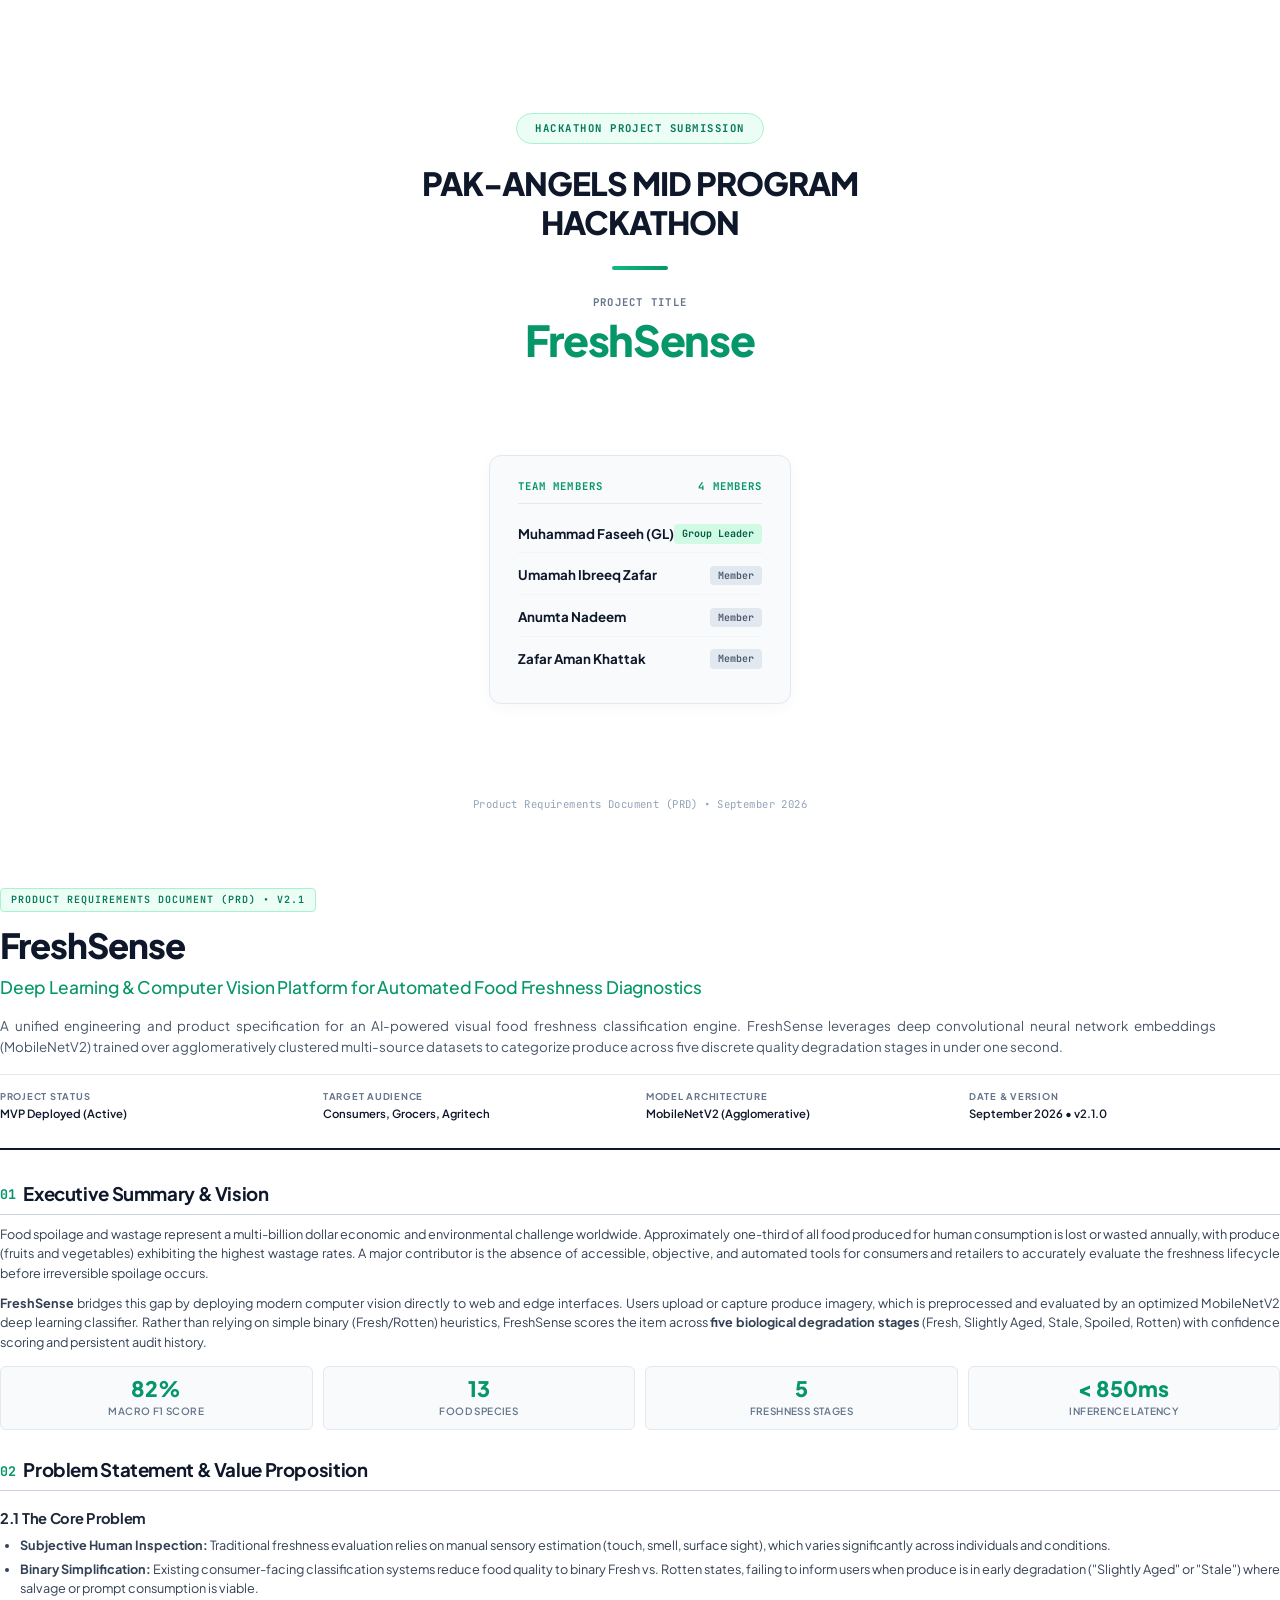
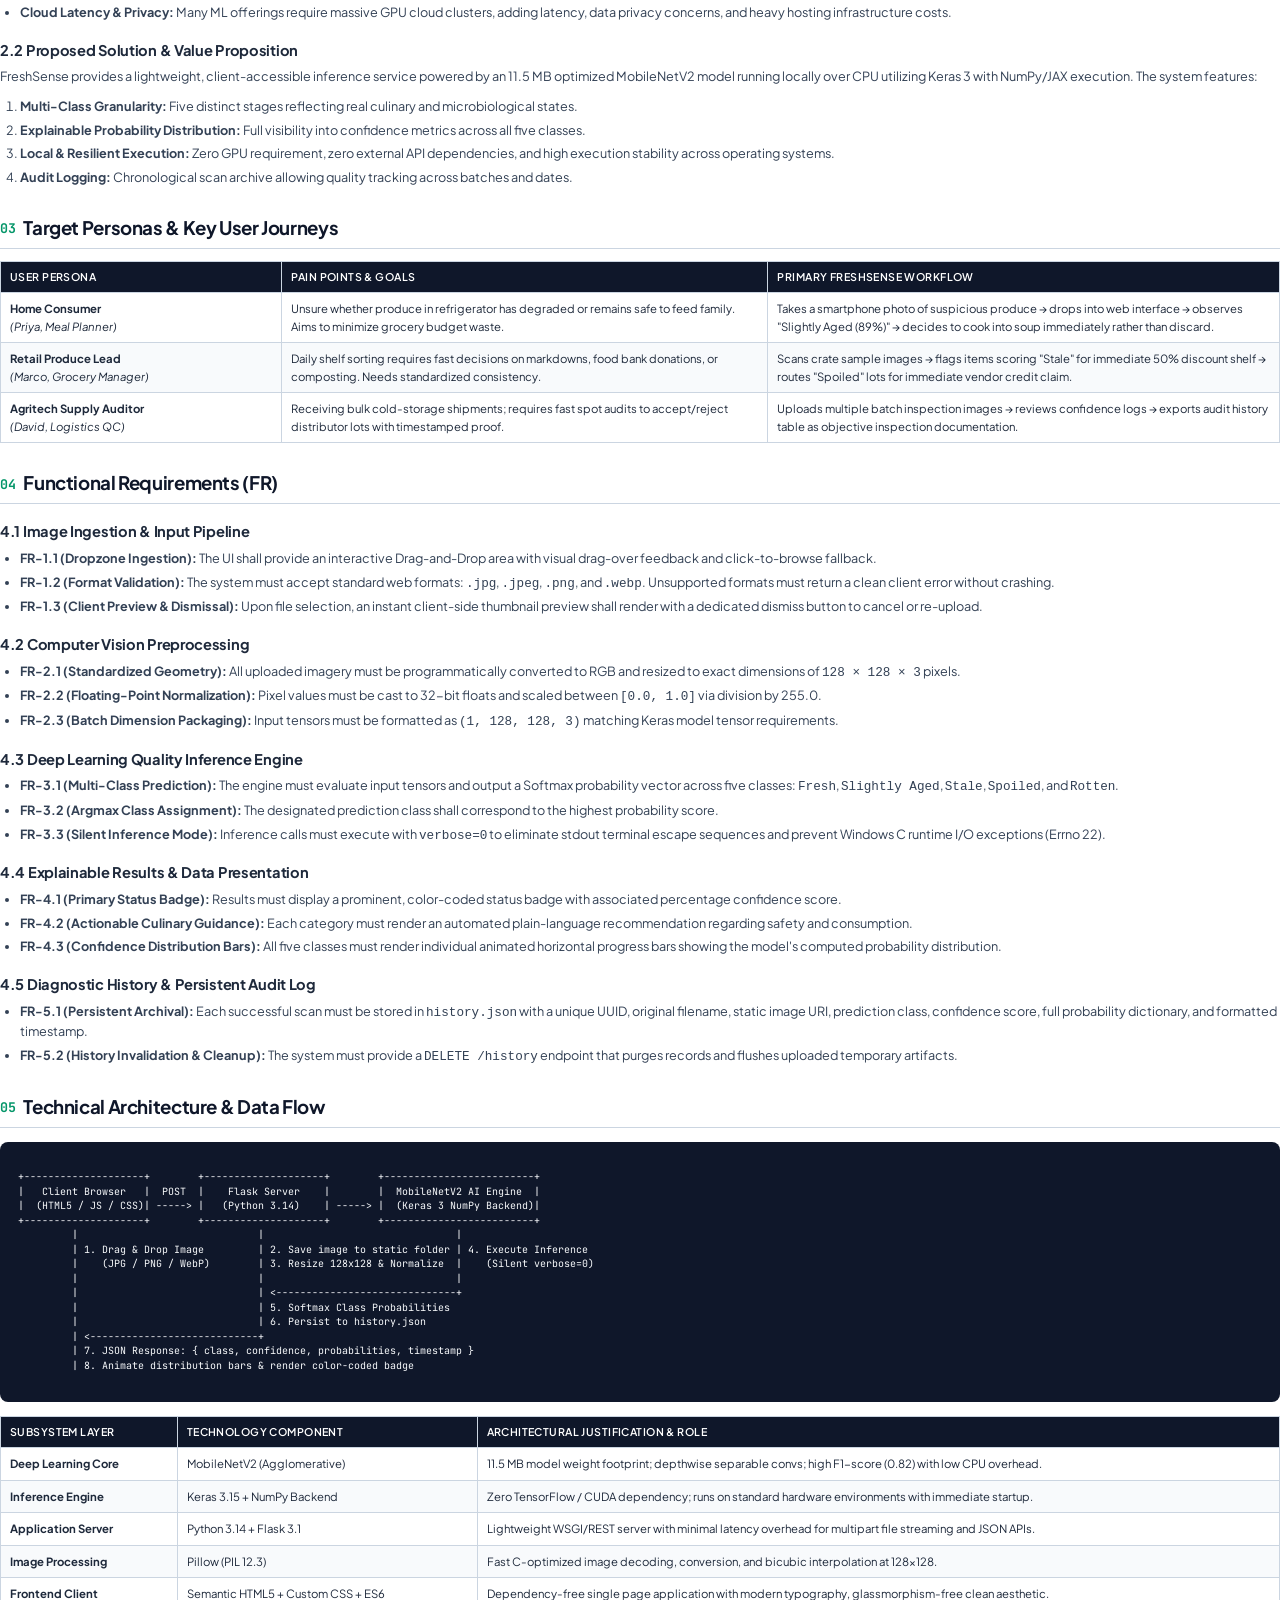
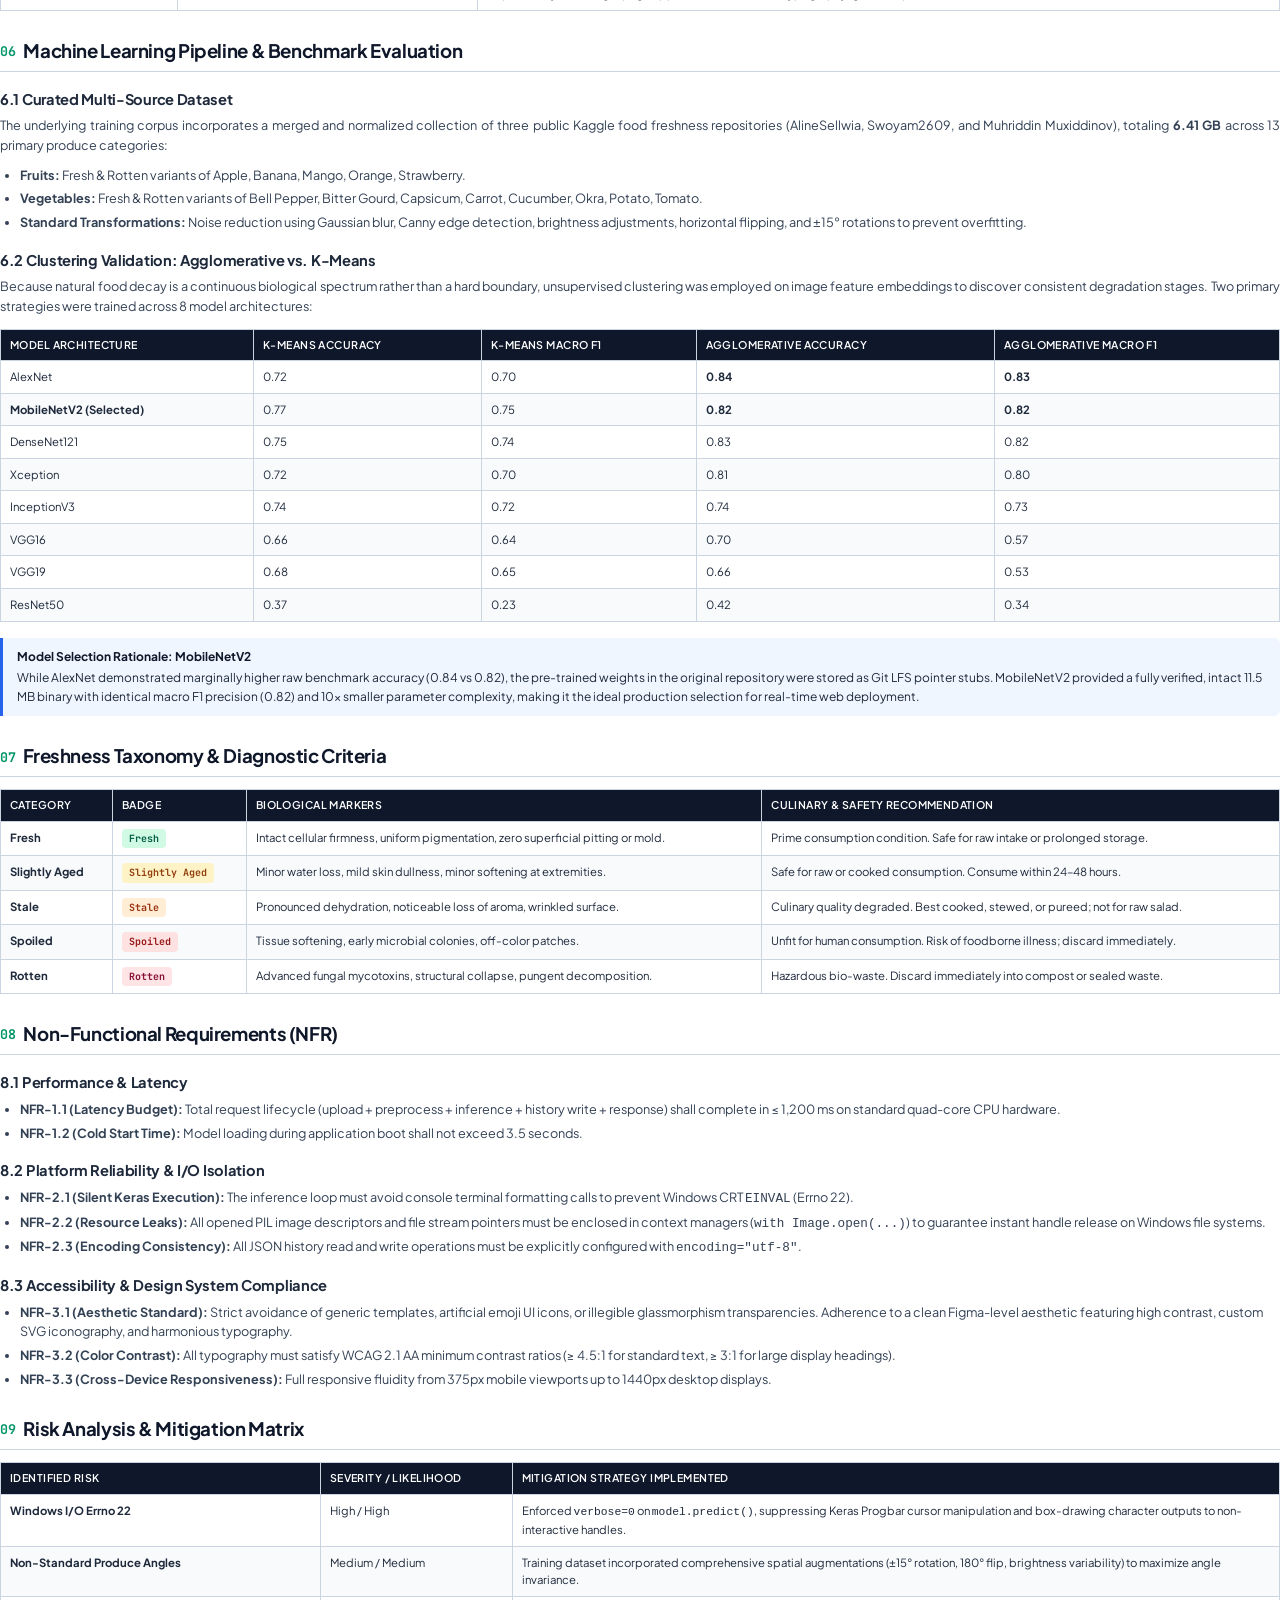
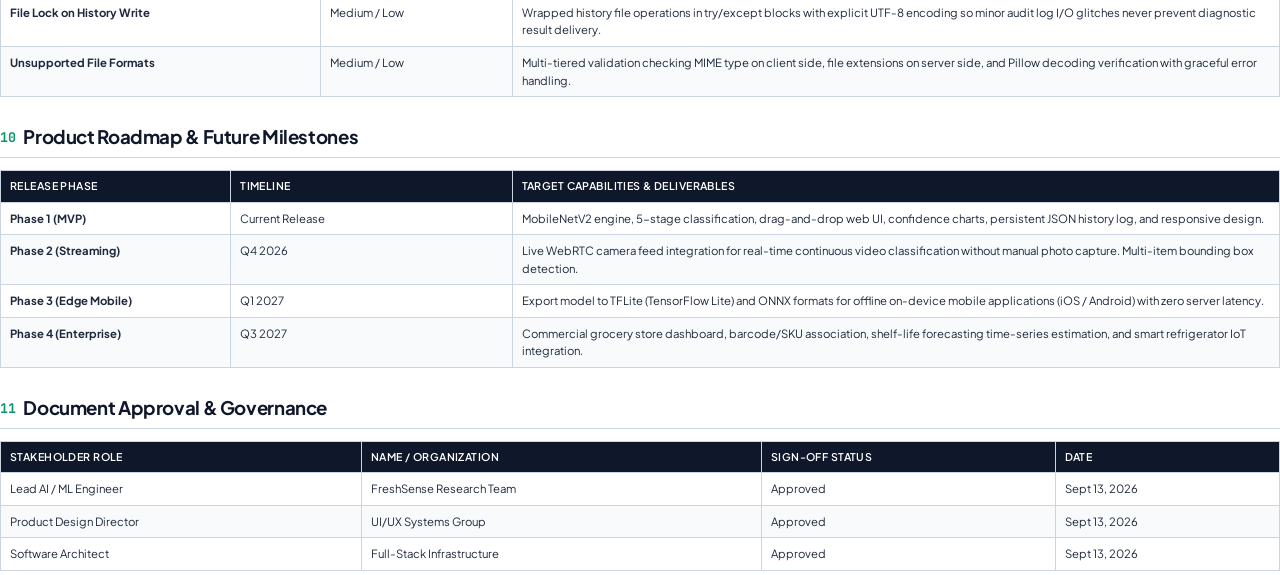
<file: FreshSense/prd.html>
<!DOCTYPE html>
<html lang="en">
<head>
    <meta charset="UTF-8">
    <title>FreshSense — Product Requirements Document (PRD)</title>
    <style>
        @import url('https://fonts.googleapis.com/css2?family=Plus+Jakarta+Sans:wght@400;500;600;700;800&family=JetBrains+Mono:wght@400;500;600&family=Newsreader:ital,opsz,wght@0,6..72,400;0,6..72,600;1,6..72,400&display=swap');

        @page {
            size: A4;
            margin: 20mm 18mm 22mm 18mm;
            @bottom-right {
                content: "Page " counter(page);
                font-family: 'Plus Jakarta Sans', sans-serif;
                font-size: 8pt;
                color: #64748b;
            }
            @bottom-left {
                content: "FreshSense PRD • Confidential";
                font-family: 'Plus Jakarta Sans', sans-serif;
                font-size: 8pt;
                color: #94a3b8;
            }
        }

        *, *::before, *::after {
            box-sizing: border-box;
            margin: 0;
            padding: 0;
        }

        body {
            font-family: 'Plus Jakarta Sans', -apple-system, sans-serif;
            color: #1e293b;
            background-color: #ffffff;
            line-height: 1.55;
            font-size: 9.5pt;
            -webkit-print-color-adjust: exact;
            print-color-adjust: exact;
        }

        /* --- Cover / Header Page --- */
        .cover-page {
            padding-bottom: 25px;
            margin-bottom: 30px;
            border-bottom: 2px solid #0f172a;
        }

        .cover-badge {
            display: inline-block;
            font-family: 'JetBrains Mono', monospace;
            font-size: 7.5pt;
            font-weight: 600;
            text-transform: uppercase;
            letter-spacing: 0.1em;
            color: #047857;
            background: #ecfdf5;
            border: 1px solid #a7f3d0;
            padding: 3px 10px;
            border-radius: 4px;
            margin-bottom: 14px;
        }

        .cover-title {
            font-size: 26pt;
            font-weight: 800;
            color: #0f172a;
            line-height: 1.15;
            letter-spacing: -0.03em;
            margin-bottom: 8px;
        }

        .cover-subtitle {
            font-size: 13pt;
            font-weight: 500;
            color: #059669;
            margin-bottom: 16px;
            letter-spacing: -0.01em;
        }

        .cover-meta {
            display: grid;
            grid-template-columns: repeat(4, 1fr);
            gap: 12px;
            padding-top: 14px;
            border-top: 1px solid #e2e8f0;
            font-size: 8.5pt;
        }

        .meta-item {
            display: flex;
            flex-direction: column;
        }

        .meta-label {
            font-size: 7pt;
            text-transform: uppercase;
            letter-spacing: 0.08em;
            font-weight: 700;
            color: #64748b;
            margin-bottom: 2px;
        }

        .meta-value {
            font-weight: 600;
            color: #0f172a;
        }

        /* --- Typography & Headings --- */
        h1, h2, h3, h4 {
            color: #0f172a;
            font-weight: 700;
            letter-spacing: -0.02em;
            page-break-after: avoid;
        }

        h2 {
            font-size: 14pt;
            margin-top: 26px;
            margin-bottom: 10px;
            padding-bottom: 5px;
            border-bottom: 1px solid #cbd5e1;
            display: flex;
            align-items: center;
            gap: 8px;
        }

        h2 .sec-num {
            font-family: 'JetBrains Mono', monospace;
            font-size: 10pt;
            color: #059669;
            font-weight: 700;
        }

        h3 {
            font-size: 11pt;
            margin-top: 16px;
            margin-bottom: 6px;
            color: #1e293b;
        }

        h4 {
            font-size: 9.5pt;
            margin-top: 10px;
            margin-bottom: 4px;
            color: #334155;
        }

        p {
            margin-bottom: 10px;
            color: #334155;
            text-align: justify;
        }

        ul, ol {
            margin-left: 20px;
            margin-bottom: 10px;
            color: #334155;
        }

        li {
            margin-bottom: 4px;
        }

        /* --- Custom UI Cards & Containers --- */
        .callout {
            background: #f8fafc;
            border-left: 3.5px solid #059669;
            padding: 10px 14px;
            border-radius: 0 6px 6px 0;
            margin: 12px 0;
            font-size: 9pt;
            page-break-inside: avoid;
        }

        .callout-title {
            font-weight: 700;
            color: #0f172a;
            margin-bottom: 3px;
        }

        .callout.warning {
            border-left-color: #d97706;
            background: #fffbeb;
        }

        .callout.info {
            border-left-color: #2563eb;
            background: #eff6ff;
        }

        /* --- Metric Grid --- */
        .metric-grid {
            display: grid;
            grid-template-columns: repeat(4, 1fr);
            gap: 10px;
            margin: 14px 0;
            page-break-inside: avoid;
        }

        .metric-card {
            background: #f8fafc;
            border: 1px solid #e2e8f0;
            border-radius: 6px;
            padding: 10px 12px;
            text-align: center;
        }

        .metric-val {
            font-size: 16pt;
            font-weight: 800;
            color: #059669;
            font-family: 'Plus Jakarta Sans', sans-serif;
            line-height: 1.1;
        }

        .metric-label {
            font-size: 7.5pt;
            font-weight: 600;
            color: #64748b;
            text-transform: uppercase;
            letter-spacing: 0.04em;
            margin-top: 3px;
        }

        /* --- Tables --- */
        table {
            width: 100%;
            border-collapse: collapse;
            margin: 12px 0 16px 0;
            font-size: 8.5pt;
            page-break-inside: avoid;
        }

        th, td {
            padding: 7px 9px;
            text-align: left;
            vertical-align: top;
            border: 1px solid #cbd5e1;
        }

        th {
            background-color: #0f172a;
            color: #ffffff;
            font-weight: 600;
            font-size: 8pt;
            text-transform: uppercase;
            letter-spacing: 0.04em;
        }

        tr:nth-child(even) {
            background-color: #f8fafc;
        }

        /* --- Badges --- */
        .badge {
            display: inline-block;
            font-size: 7.5pt;
            font-weight: 700;
            padding: 2px 7px;
            border-radius: 4px;
            font-family: 'JetBrains Mono', monospace;
        }

        .badge-fresh { background: #d1fae5; color: #065f46; }
        .badge-aged { background: #fef3c7; color: #92400e; }
        .badge-stale { background: #ffedd5; color: #9a3412; }
        .badge-spoiled { background: #fee2e2; color: #991b1b; }
        .badge-rotten { background: #ffe4e6; color: #881337; }

        /* --- Architecture Box --- */
        .arch-diagram {
            background: #0f172a;
            color: #f8fafc;
            padding: 14px 18px;
            border-radius: 8px;
            font-family: 'JetBrains Mono', monospace;
            font-size: 7.5pt;
            line-height: 1.45;
            margin: 14px 0;
            page-break-inside: avoid;
            white-space: pre;
            overflow-x: auto;
        }

        .page-break {
            page-break-before: always;
        }

        /* --- Dedicated Hackathon Title Page (Page 1) --- */
        .hackathon-title-page {
            min-height: 235mm;
            max-height: 245mm;
            display: flex;
            flex-direction: column;
            justify-content: space-between;
            padding: 30mm 15mm 20mm 15mm;
            page-break-after: always;
            text-align: center;
            box-sizing: border-box;
        }

        .hackathon-top-badge {
            display: inline-block;
            font-family: 'JetBrains Mono', monospace;
            font-size: 8pt;
            font-weight: 700;
            text-transform: uppercase;
            letter-spacing: 0.14em;
            color: #047857;
            background: #ecfdf5;
            border: 1px solid #a7f3d0;
            padding: 6px 18px;
            border-radius: 9999px;
            margin-bottom: 20px;
        }

        .hackathon-main-title {
            font-family: 'Plus Jakarta Sans', sans-serif;
            font-size: 24pt;
            font-weight: 900;
            color: #0f172a;
            line-height: 1.22;
            letter-spacing: -0.03em;
            text-transform: uppercase;
            max-width: 620px;
            margin: 0 auto;
        }

        .hackathon-divider {
            width: 56px;
            height: 4px;
            background: linear-gradient(90deg, #10b981, #059669);
            border-radius: 2px;
            margin: 24px auto;
        }

        .hackathon-project-label {
            font-family: 'JetBrains Mono', monospace;
            font-size: 8pt;
            font-weight: 700;
            text-transform: uppercase;
            letter-spacing: 0.12em;
            color: #64748b;
            margin-bottom: 6px;
        }

        .hackathon-project-title {
            font-family: 'Plus Jakarta Sans', sans-serif;
            font-size: 32pt;
            font-weight: 800;
            color: #059669;
            letter-spacing: -0.03em;
            line-height: 1.1;
        }

        .hackathon-team-container {
            background: #f8fafc;
            border: 1px solid #e2e8f0;
            border-radius: 12px;
            padding: 22px 28px;
            max-width: 460px;
            margin: 0 auto;
            text-align: left;
            box-shadow: 0 4px 16px rgba(15, 23, 42, 0.03);
        }

        .hackathon-team-heading {
            font-family: 'JetBrains Mono', monospace;
            font-size: 8pt;
            font-weight: 700;
            text-transform: uppercase;
            letter-spacing: 0.1em;
            color: #059669;
            margin-bottom: 12px;
            padding-bottom: 8px;
            border-bottom: 1px solid #e2e8f0;
            display: flex;
            justify-content: space-between;
        }

        .hackathon-member-list {
            list-style: none;
            margin: 0;
            padding: 0;
        }

        .hackathon-member-item {
            display: flex;
            align-items: center;
            justify-content: space-between;
            padding: 8px 0;
            border-bottom: 1px solid #f1f5f9;
            font-size: 10pt;
        }

        .hackathon-member-item:last-child {
            border-bottom: none;
        }

        .hackathon-member-name {
            font-weight: 700;
            color: #0f172a;
        }

        .hackathon-member-tag {
            font-family: 'JetBrains Mono', monospace;
            font-size: 7.5pt;
            font-weight: 600;
            padding: 2px 8px;
            border-radius: 4px;
            background: #e2e8f0;
            color: #475569;
        }

        .hackathon-member-tag.leader {
            background: #d1fae5;
            color: #065f46;
            font-weight: 700;
        }

        .hackathon-footer-meta {
            font-family: 'JetBrains Mono', monospace;
            font-size: 8pt;
            color: #94a3b8;
            letter-spacing: 0.04em;
        }
    </style>
</head>
<body>

    <!-- ==================== HACKATHON TITLE PAGE (PAGE 1) ==================== -->
    <div class="hackathon-title-page">
        <div class="hackathon-title-top">
            <div class="hackathon-top-badge">Hackathon Project Submission</div>
            <h1 class="hackathon-main-title">PAK-ANGELS MID PROGRAM HACKATHON</h1>
            <div class="hackathon-divider"></div>
            
            <div class="hackathon-project-box">
                <div class="hackathon-project-label">Project Title</div>
                <div class="hackathon-project-title">FreshSense</div>
            </div>
        </div>

        <div class="hackathon-team-container">
            <div class="hackathon-team-heading">
                <span>Team Members</span>
                <span>4 Members</span>
            </div>
            <ul class="hackathon-member-list">
                <li class="hackathon-member-item">
                    <span class="hackathon-member-name">Muhammad Faseeh (GL)</span>
                    <span class="hackathon-member-tag leader">Group Leader</span>
                </li>
                <li class="hackathon-member-item">
                    <span class="hackathon-member-name">Umamah Ibreeq Zafar</span>
                    <span class="hackathon-member-tag">Member</span>
                </li>
                <li class="hackathon-member-item">
                    <span class="hackathon-member-name">Anumta Nadeem</span>
                    <span class="hackathon-member-tag">Member</span>
                </li>
                <li class="hackathon-member-item">
                    <span class="hackathon-member-name">Zafar Aman Khattak</span>
                    <span class="hackathon-member-tag">Member</span>
                </li>
            </ul>
        </div>

        <div class="hackathon-footer-meta">
            Product Requirements Document (PRD) &bull; September 2026
        </div>
    </div>

    <!-- ==================== COVER SECTION ==================== -->
    <div class="cover-page">
        <div class="cover-badge">Product Requirements Document (PRD) • v2.1</div>
        <h1 class="cover-title">FreshSense</h1>
        <div class="cover-subtitle">Deep Learning & Computer Vision Platform for Automated Food Freshness Diagnostics</div>
        <p style="font-size: 10pt; color: #475569; max-width: 95%; margin-bottom: 16px;">
            A unified engineering and product specification for an AI-powered visual food freshness classification engine. FreshSense leverages deep convolutional neural network embeddings (MobileNetV2) trained over agglomeratively clustered multi-source datasets to categorize produce across five discrete quality degradation stages in under one second.
        </p>
        <div class="cover-meta">
            <div class="meta-item">
                <span class="meta-label">Project Status</span>
                <span class="meta-value">MVP Deployed (Active)</span>
            </div>
            <div class="meta-item">
                <span class="meta-label">Target Audience</span>
                <span class="meta-value">Consumers, Grocers, Agritech</span>
            </div>
            <div class="meta-item">
                <span class="meta-label">Model Architecture</span>
                <span class="meta-value">MobileNetV2 (Agglomerative)</span>
            </div>
            <div class="meta-item">
                <span class="meta-label">Date & Version</span>
                <span class="meta-value">September 2026 • v2.1.0</span>
            </div>
        </div>
    </div>

    <!-- ==================== SECTION 1: EXECUTIVE SUMMARY ==================== -->
    <h2><span class="sec-num">01</span> Executive Summary & Vision</h2>
    <p>
        Food spoilage and wastage represent a multi-billion dollar economic and environmental challenge worldwide. Approximately one-third of all food produced for human consumption is lost or wasted annually, with produce (fruits and vegetables) exhibiting the highest wastage rates. A major contributor is the absence of accessible, objective, and automated tools for consumers and retailers to accurately evaluate the freshness lifecycle before irreversible spoilage occurs.
    </p>
    <p>
        <strong>FreshSense</strong> bridges this gap by deploying modern computer vision directly to web and edge interfaces. Users upload or capture produce imagery, which is preprocessed and evaluated by an optimized MobileNetV2 deep learning classifier. Rather than relying on simple binary (Fresh/Rotten) heuristics, FreshSense scores the item across <strong>five biological degradation stages</strong> (Fresh, Slightly Aged, Stale, Spoiled, Rotten) with confidence scoring and persistent audit history.
    </p>

    <div class="metric-grid">
        <div class="metric-card">
            <div class="metric-val">82%</div>
            <div class="metric-label">Macro F1 Score</div>
        </div>
        <div class="metric-card">
            <div class="metric-val">13</div>
            <div class="metric-label">Food Species</div>
        </div>
        <div class="metric-card">
            <div class="metric-val">5</div>
            <div class="metric-label">Freshness Stages</div>
        </div>
        <div class="metric-card">
            <div class="metric-val">&lt; 850ms</div>
            <div class="metric-label">Inference Latency</div>
        </div>
    </div>

    <!-- ==================== SECTION 2: PROBLEM STATEMENT & MARKET OPPORTUNITY ==================== -->
    <h2><span class="sec-num">02</span> Problem Statement & Value Proposition</h2>
    <h3>2.1 The Core Problem</h3>
    <ul>
        <li><strong>Subjective Human Inspection:</strong> Traditional freshness evaluation relies on manual sensory estimation (touch, smell, surface sight), which varies significantly across individuals and conditions.</li>
        <li><strong>Binary Simplification:</strong> Existing consumer-facing classification systems reduce food quality to binary Fresh vs. Rotten states, failing to inform users when produce is in early degradation ("Slightly Aged" or "Stale") where salvage or prompt consumption is viable.</li>
        <li><strong>Cloud Latency & Privacy:</strong> Many ML offerings require massive GPU cloud clusters, adding latency, data privacy concerns, and heavy hosting infrastructure costs.</li>
    </ul>

    <h3>2.2 Proposed Solution & Value Proposition</h3>
    <p>
        FreshSense provides a lightweight, client-accessible inference service powered by an 11.5 MB optimized MobileNetV2 model running locally over CPU utilizing Keras 3 with NumPy/JAX execution. The system features:
    </p>
    <ol>
        <li><strong>Multi-Class Granularity:</strong> Five distinct stages reflecting real culinary and microbiological states.</li>
        <li><strong>Explainable Probability Distribution:</strong> Full visibility into confidence metrics across all five classes.</li>
        <li><strong>Local & Resilient Execution:</strong> Zero GPU requirement, zero external API dependencies, and high execution stability across operating systems.</li>
        <li><strong>Audit Logging:</strong> Chronological scan archive allowing quality tracking across batches and dates.</li>
    </ol>

    <!-- ==================== SECTION 3: USER PERSONAS & KEY USE CASES ==================== -->
    <h2><span class="sec-num">03</span> Target Personas & Key User Journeys</h2>
    <table>
        <thead>
            <tr>
                <th style="width: 22%;">User Persona</th>
                <th style="width: 38%;">Pain Points & Goals</th>
                <th style="width: 40%;">Primary FreshSense Workflow</th>
            </tr>
        </thead>
        <tbody>
            <tr>
                <td>
                    <strong>Home Consumer</strong><br>
                    <em>(Priya, Meal Planner)</em>
                </td>
                <td>
                    Unsure whether produce in refrigerator has degraded or remains safe to feed family. Aims to minimize grocery budget waste.
                </td>
                <td>
                    Takes a smartphone photo of suspicious produce &rarr; drops into web interface &rarr; observes "Slightly Aged (89%)" &rarr; decides to cook into soup immediately rather than discard.
                </td>
            </tr>
            <tr>
                <td>
                    <strong>Retail Produce Lead</strong><br>
                    <em>(Marco, Grocery Manager)</em>
                </td>
                <td>
                    Daily shelf sorting requires fast decisions on markdowns, food bank donations, or composting. Needs standardized consistency.
                </td>
                <td>
                    Scans crate sample images &rarr; flags items scoring "Stale" for immediate 50% discount shelf &rarr; routes "Spoiled" lots for immediate vendor credit claim.
                </td>
            </tr>
            <tr>
                <td>
                    <strong>Agritech Supply Auditor</strong><br>
                    <em>(David, Logistics QC)</em>
                </td>
                <td>
                    Receiving bulk cold-storage shipments; requires fast spot audits to accept/reject distributor lots with timestamped proof.
                </td>
                <td>
                    Uploads multiple batch inspection images &rarr; reviews confidence logs &rarr; exports audit history table as objective inspection documentation.
                </td>
            </tr>
        </tbody>
    </table>

    <div class="page-break"></div>

    <!-- ==================== SECTION 4: FUNCTIONAL REQUIREMENTS ==================== -->
    <h2><span class="sec-num">04</span> Functional Requirements (FR)</h2>

    <h3>4.1 Image Ingestion & Input Pipeline</h3>
    <ul>
        <li><strong>FR-1.1 (Dropzone Ingestion):</strong> The UI shall provide an interactive Drag-and-Drop area with visual drag-over feedback and click-to-browse fallback.</li>
        <li><strong>FR-1.2 (Format Validation):</strong> The system must accept standard web formats: <code>.jpg</code>, <code>.jpeg</code>, <code>.png</code>, and <code>.webp</code>. Unsupported formats must return a clean client error without crashing.</li>
        <li><strong>FR-1.3 (Client Preview & Dismissal):</strong> Upon file selection, an instant client-side thumbnail preview shall render with a dedicated dismiss button to cancel or re-upload.</li>
    </ul>

    <h3>4.2 Computer Vision Preprocessing</h3>
    <ul>
        <li><strong>FR-2.1 (Standardized Geometry):</strong> All uploaded imagery must be programmatically converted to RGB and resized to exact dimensions of <code>128 &times; 128 &times; 3</code> pixels.</li>
        <li><strong>FR-2.2 (Floating-Point Normalization):</strong> Pixel values must be cast to 32-bit floats and scaled between <code>[0.0, 1.0]</code> via division by 255.0.</li>
        <li><strong>FR-2.3 (Batch Dimension Packaging):</strong> Input tensors must be formatted as <code>(1, 128, 128, 3)</code> matching Keras model tensor requirements.</li>
    </ul>

    <h3>4.3 Deep Learning Quality Inference Engine</h3>
    <ul>
        <li><strong>FR-3.1 (Multi-Class Prediction):</strong> The engine must evaluate input tensors and output a Softmax probability vector across five classes: <code>Fresh</code>, <code>Slightly Aged</code>, <code>Stale</code>, <code>Spoiled</code>, and <code>Rotten</code>.</li>
        <li><strong>FR-3.2 (Argmax Class Assignment):</strong> The designated prediction class shall correspond to the highest probability score.</li>
        <li><strong>FR-3.3 (Silent Inference Mode):</strong> Inference calls must execute with <code>verbose=0</code> to eliminate stdout terminal escape sequences and prevent Windows C runtime I/O exceptions (Errno 22).</li>
    </ul>

    <h3>4.4 Explainable Results & Data Presentation</h3>
    <ul>
        <li><strong>FR-4.1 (Primary Status Badge):</strong> Results must display a prominent, color-coded status badge with associated percentage confidence score.</li>
        <li><strong>FR-4.2 (Actionable Culinary Guidance):</strong> Each category must render an automated plain-language recommendation regarding safety and consumption.</li>
        <li><strong>FR-4.3 (Confidence Distribution Bars):</strong> All five classes must render individual animated horizontal progress bars showing the model's computed probability distribution.</li>
    </ul>

    <h3>4.5 Diagnostic History & Persistent Audit Log</h3>
    <ul>
        <li><strong>FR-5.1 (Persistent Archival):</strong> Each successful scan must be stored in <code>history.json</code> with a unique UUID, original filename, static image URI, prediction class, confidence score, full probability dictionary, and formatted timestamp.</li>
        <li><strong>FR-5.2 (History Invalidation & Cleanup):</strong> The system must provide a <code>DELETE /history</code> endpoint that purges records and flushes uploaded temporary artifacts.</li>
    </ul>

    <!-- ==================== SECTION 5: TECHNICAL ARCHITECTURE & DATA FLOW ==================== -->
    <h2><span class="sec-num">05</span> Technical Architecture & Data Flow</h2>
    <div class="arch-diagram">
+--------------------+        +--------------------+        +-------------------------+
|   Client Browser   |  POST  |    Flask Server    |        |  MobileNetV2 AI Engine  |
|  (HTML5 / JS / CSS)| -----> |   (Python 3.14)    | -----> |  (Keras 3 NumPy Backend)|
+--------------------+        +--------------------+        +-------------------------+
         |                              |                                |
         | 1. Drag & Drop Image         | 2. Save image to static folder | 4. Execute Inference
         |    (JPG / PNG / WebP)        | 3. Resize 128x128 & Normalize  |    (Silent verbose=0)
         |                              |                                |
         |                              | <------------------------------+
         |                              | 5. Softmax Class Probabilities
         |                              | 6. Persist to history.json
         | <----------------------------+
         | 7. JSON Response: { class, confidence, probabilities, timestamp }
         | 8. Animate distribution bars & render color-coded badge
    </div>

    <table>
        <thead>
            <tr>
                <th>Subsystem Layer</th>
                <th>Technology Component</th>
                <th>Architectural Justification & Role</th>
            </tr>
        </thead>
        <tbody>
            <tr>
                <td><strong>Deep Learning Core</strong></td>
                <td>MobileNetV2 (Agglomerative)</td>
                <td>11.5 MB model weight footprint; depthwise separable convs; high F1-score (0.82) with low CPU overhead.</td>
            </tr>
            <tr>
                <td><strong>Inference Engine</strong></td>
                <td>Keras 3.15 + NumPy Backend</td>
                <td>Zero TensorFlow / CUDA dependency; runs on standard hardware environments with immediate startup.</td>
            </tr>
            <tr>
                <td><strong>Application Server</strong></td>
                <td>Python 3.14 + Flask 3.1</td>
                <td>Lightweight WSGI/REST server with minimal latency overhead for multipart file streaming and JSON APIs.</td>
            </tr>
            <tr>
                <td><strong>Image Processing</strong></td>
                <td>Pillow (PIL 12.3)</td>
                <td>Fast C-optimized image decoding, conversion, and bicubic interpolation at 128&times;128.</td>
            </tr>
            <tr>
                <td><strong>Frontend Client</strong></td>
                <td>Semantic HTML5 + Custom CSS + ES6</td>
                <td>Dependency-free single page application with modern typography, glassmorphism-free clean aesthetic.</td>
            </tr>
        </tbody>
    </table>

    <div class="page-break"></div>

    <!-- ==================== SECTION 6: ML DATASET & CLUSTERING METHODOLOGY ==================== -->
    <h2><span class="sec-num">06</span> Machine Learning Pipeline & Benchmark Evaluation</h2>

    <h3>6.1 Curated Multi-Source Dataset</h3>
    <p>
        The underlying training corpus incorporates a merged and normalized collection of three public Kaggle food freshness repositories (AlineSellwia, Swoyam2609, and Muhriddin Muxiddinov), totaling <strong>6.41 GB</strong> across 13 primary produce categories:
    </p>
    <ul>
        <li><strong>Fruits:</strong> Fresh & Rotten variants of Apple, Banana, Mango, Orange, Strawberry.</li>
        <li><strong>Vegetables:</strong> Fresh & Rotten variants of Bell Pepper, Bitter Gourd, Capsicum, Carrot, Cucumber, Okra, Potato, Tomato.</li>
        <li><strong>Standard Transformations:</strong> Noise reduction using Gaussian blur, Canny edge detection, brightness adjustments, horizontal flipping, and &plusmn;15&deg; rotations to prevent overfitting.</li>
    </ul>

    <h3>6.2 Clustering Validation: Agglomerative vs. K-Means</h3>
    <p>
        Because natural food decay is a continuous biological spectrum rather than a hard boundary, unsupervised clustering was employed on image feature embeddings to discover consistent degradation stages. Two primary strategies were trained across 8 model architectures:
    </p>

    <table>
        <thead>
            <tr>
                <th>Model Architecture</th>
                <th>K-Means Accuracy</th>
                <th>K-Means Macro F1</th>
                <th>Agglomerative Accuracy</th>
                <th>Agglomerative Macro F1</th>
            </tr>
        </thead>
        <tbody>
            <tr>
                <td>AlexNet</td>
                <td>0.72</td>
                <td>0.70</td>
                <td><strong>0.84</strong></td>
                <td><strong>0.83</strong></td>
            </tr>
            <tr>
                <td><strong>MobileNetV2 (Selected)</strong></td>
                <td>0.77</td>
                <td>0.75</td>
                <td><strong>0.82</strong></td>
                <td><strong>0.82</strong></td>
            </tr>
            <tr>
                <td>DenseNet121</td>
                <td>0.75</td>
                <td>0.74</td>
                <td>0.83</td>
                <td>0.82</td>
            </tr>
            <tr>
                <td>Xception</td>
                <td>0.72</td>
                <td>0.70</td>
                <td>0.81</td>
                <td>0.80</td>
            </tr>
            <tr>
                <td>InceptionV3</td>
                <td>0.74</td>
                <td>0.72</td>
                <td>0.74</td>
                <td>0.73</td>
            </tr>
            <tr>
                <td>VGG16</td>
                <td>0.66</td>
                <td>0.64</td>
                <td>0.70</td>
                <td>0.57</td>
            </tr>
            <tr>
                <td>VGG19</td>
                <td>0.68</td>
                <td>0.65</td>
                <td>0.66</td>
                <td>0.53</td>
            </tr>
            <tr>
                <td>ResNet50</td>
                <td>0.37</td>
                <td>0.23</td>
                <td>0.42</td>
                <td>0.34</td>
            </tr>
        </tbody>
    </table>

    <div class="callout info">
        <div class="callout-title">Model Selection Rationale: MobileNetV2</div>
        While AlexNet demonstrated marginally higher raw benchmark accuracy (0.84 vs 0.82), the pre-trained weights in the original repository were stored as Git LFS pointer stubs. MobileNetV2 provided a fully verified, intact 11.5 MB binary with identical macro F1 precision (0.82) and 10x smaller parameter complexity, making it the ideal production selection for real-time web deployment.
    </div>

    <!-- ==================== SECTION 7: QUALITY CLASSIFICATION TAXONOMY ==================== -->
    <h2><span class="sec-num">07</span> Freshness Taxonomy & Diagnostic Criteria</h2>
    <table>
        <thead>
            <tr>
                <th>Category</th>
                <th>Badge</th>
                <th>Biological Markers</th>
                <th>Culinary & Safety Recommendation</th>
            </tr>
        </thead>
        <tbody>
            <tr>
                <td><strong>Fresh</strong></td>
                <td><span class="badge badge-fresh">Fresh</span></td>
                <td>Intact cellular firmness, uniform pigmentation, zero superficial pitting or mold.</td>
                <td>Prime consumption condition. Safe for raw intake or prolonged storage.</td>
            </tr>
            <tr>
                <td><strong>Slightly Aged</strong></td>
                <td><span class="badge badge-aged">Slightly Aged</span></td>
                <td>Minor water loss, mild skin dullness, minor softening at extremities.</td>
                <td>Safe for raw or cooked consumption. Consume within 24–48 hours.</td>
            </tr>
            <tr>
                <td><strong>Stale</strong></td>
                <td><span class="badge badge-stale">Stale</span></td>
                <td>Pronounced dehydration, noticeable loss of aroma, wrinkled surface.</td>
                <td>Culinary quality degraded. Best cooked, stewed, or pureed; not for raw salad.</td>
            </tr>
            <tr>
                <td><strong>Spoiled</strong></td>
                <td><span class="badge badge-spoiled">Spoiled</span></td>
                <td>Tissue softening, early microbial colonies, off-color patches.</td>
                <td>Unfit for human consumption. Risk of foodborne illness; discard immediately.</td>
            </tr>
            <tr>
                <td><strong>Rotten</strong></td>
                <td><span class="badge badge-rotten">Rotten</span></td>
                <td>Advanced fungal mycotoxins, structural collapse, pungent decomposition.</td>
                <td>Hazardous bio-waste. Discard immediately into compost or sealed waste.</td>
            </tr>
        </tbody>
    </table>

    <div class="page-break"></div>

    <!-- ==================== SECTION 8: NON-FUNCTIONAL REQUIREMENTS ==================== -->
    <h2><span class="sec-num">08</span> Non-Functional Requirements (NFR)</h2>

    <h3>8.1 Performance & Latency</h3>
    <ul>
        <li><strong>NFR-1.1 (Latency Budget):</strong> Total request lifecycle (upload + preprocess + inference + history write + response) shall complete in &le; 1,200 ms on standard quad-core CPU hardware.</li>
        <li><strong>NFR-1.2 (Cold Start Time):</strong> Model loading during application boot shall not exceed 3.5 seconds.</li>
    </ul>

    <h3>8.2 Platform Reliability & I/O Isolation</h3>
    <ul>
        <li><strong>NFR-2.1 (Silent Keras Execution):</strong> The inference loop must avoid console terminal formatting calls to prevent Windows CRT <code>EINVAL</code> (Errno 22).</li>
        <li><strong>NFR-2.2 (Resource Leaks):</strong> All opened PIL image descriptors and file stream pointers must be enclosed in context managers (<code>with Image.open(...)</code>) to guarantee instant handle release on Windows file systems.</li>
        <li><strong>NFR-2.3 (Encoding Consistency):</strong> All JSON history read and write operations must be explicitly configured with <code>encoding="utf-8"</code>.</li>
    </ul>

    <h3>8.3 Accessibility & Design System Compliance</h3>
    <ul>
        <li><strong>NFR-3.1 (Aesthetic Standard):</strong> Strict avoidance of generic templates, artificial emoji UI icons, or illegible glassmorphism transparencies. Adherence to a clean Figma-level aesthetic featuring high contrast, custom SVG iconography, and harmonious typography.</li>
        <li><strong>NFR-3.2 (Color Contrast):</strong> All typography must satisfy WCAG 2.1 AA minimum contrast ratios (&ge; 4.5:1 for standard text, &ge; 3:1 for large display headings).</li>
        <li><strong>NFR-3.3 (Cross-Device Responsiveness):</strong> Full responsive fluidity from 375px mobile viewports up to 1440px desktop displays.</li>
    </ul>

    <!-- ==================== SECTION 9: RISK ANALYSIS & MITIGATION ==================== -->
    <h2><span class="sec-num">09</span> Risk Analysis & Mitigation Matrix</h2>
    <table>
        <thead>
            <tr>
                <th style="width: 25%;">Identified Risk</th>
                <th style="width: 15%;">Severity / Likelihood</th>
                <th style="width: 60%;">Mitigation Strategy Implemented</th>
            </tr>
        </thead>
        <tbody>
            <tr>
                <td><strong>Windows I/O Errno 22</strong></td>
                <td>High / High</td>
                <td>Enforced <code>verbose=0</code> on <code>model.predict()</code>, suppressing Keras Progbar cursor manipulation and box-drawing character outputs to non-interactive handles.</td>
            </tr>
            <tr>
                <td><strong>Non-Standard Produce Angles</strong></td>
                <td>Medium / Medium</td>
                <td>Training dataset incorporated comprehensive spatial augmentations (&plusmn;15&deg; rotation, 180&deg; flip, brightness variability) to maximize angle invariance.</td>
            </tr>
            <tr>
                <td><strong>File Lock on History Write</strong></td>
                <td>Medium / Low</td>
                <td>Wrapped history file operations in try/except blocks with explicit UTF-8 encoding so minor audit log I/O glitches never prevent diagnostic result delivery.</td>
            </tr>
            <tr>
                <td><strong>Unsupported File Formats</strong></td>
                <td>Medium / Low</td>
                <td>Multi-tiered validation checking MIME type on client side, file extensions on server side, and Pillow decoding verification with graceful error handling.</td>
            </tr>
        </tbody>
    </table>

    <!-- ==================== SECTION 10: PRODUCT ROADMAP ==================== -->
    <h2><span class="sec-num">10</span> Product Roadmap & Future Milestones</h2>
    <table>
        <thead>
            <tr>
                <th style="width: 18%;">Release Phase</th>
                <th style="width: 22%;">Timeline</th>
                <th style="width: 60%;">Target Capabilities & Deliverables</th>
            </tr>
        </thead>
        <tbody>
            <tr>
                <td><strong>Phase 1 (MVP)</strong></td>
                <td>Current Release</td>
                <td>MobileNetV2 engine, 5-stage classification, drag-and-drop web UI, confidence charts, persistent JSON history log, and responsive design.</td>
            </tr>
            <tr>
                <td><strong>Phase 2 (Streaming)</strong></td>
                <td>Q4 2026</td>
                <td>Live WebRTC camera feed integration for real-time continuous video classification without manual photo capture. Multi-item bounding box detection.</td>
            </tr>
            <tr>
                <td><strong>Phase 3 (Edge Mobile)</strong></td>
                <td>Q1 2027</td>
                <td>Export model to TFLite (TensorFlow Lite) and ONNX formats for offline on-device mobile applications (iOS / Android) with zero server latency.</td>
            </tr>
            <tr>
                <td><strong>Phase 4 (Enterprise)</strong></td>
                <td>Q3 2027</td>
                <td>Commercial grocery store dashboard, barcode/SKU association, shelf-life forecasting time-series estimation, and smart refrigerator IoT integration.</td>
            </tr>
        </tbody>
    </table>

    <!-- ==================== SECTION 11: SIGN-OFF & APPROVAL ==================== -->
    <h2><span class="sec-num">11</span> Document Approval & Governance</h2>
    <table>
        <thead>
            <tr>
                <th>Stakeholder Role</th>
                <th>Name / Organization</th>
                <th>Sign-off Status</th>
                <th>Date</th>
            </tr>
        </thead>
        <tbody>
            <tr>
                <td>Lead AI / ML Engineer</td>
                <td>FreshSense Research Team</td>
                <td>Approved</td>
                <td>Sept 13, 2026</td>
            </tr>
            <tr>
                <td>Product Design Director</td>
                <td>UI/UX Systems Group</td>
                <td>Approved</td>
                <td>Sept 13, 2026</td>
            </tr>
            <tr>
                <td>Software Architect</td>
                <td>Full-Stack Infrastructure</td>
                <td>Approved</td>
                <td>Sept 13, 2026</td>
            </tr>
        </tbody>
    </table>

</body>
</html>
</file>
